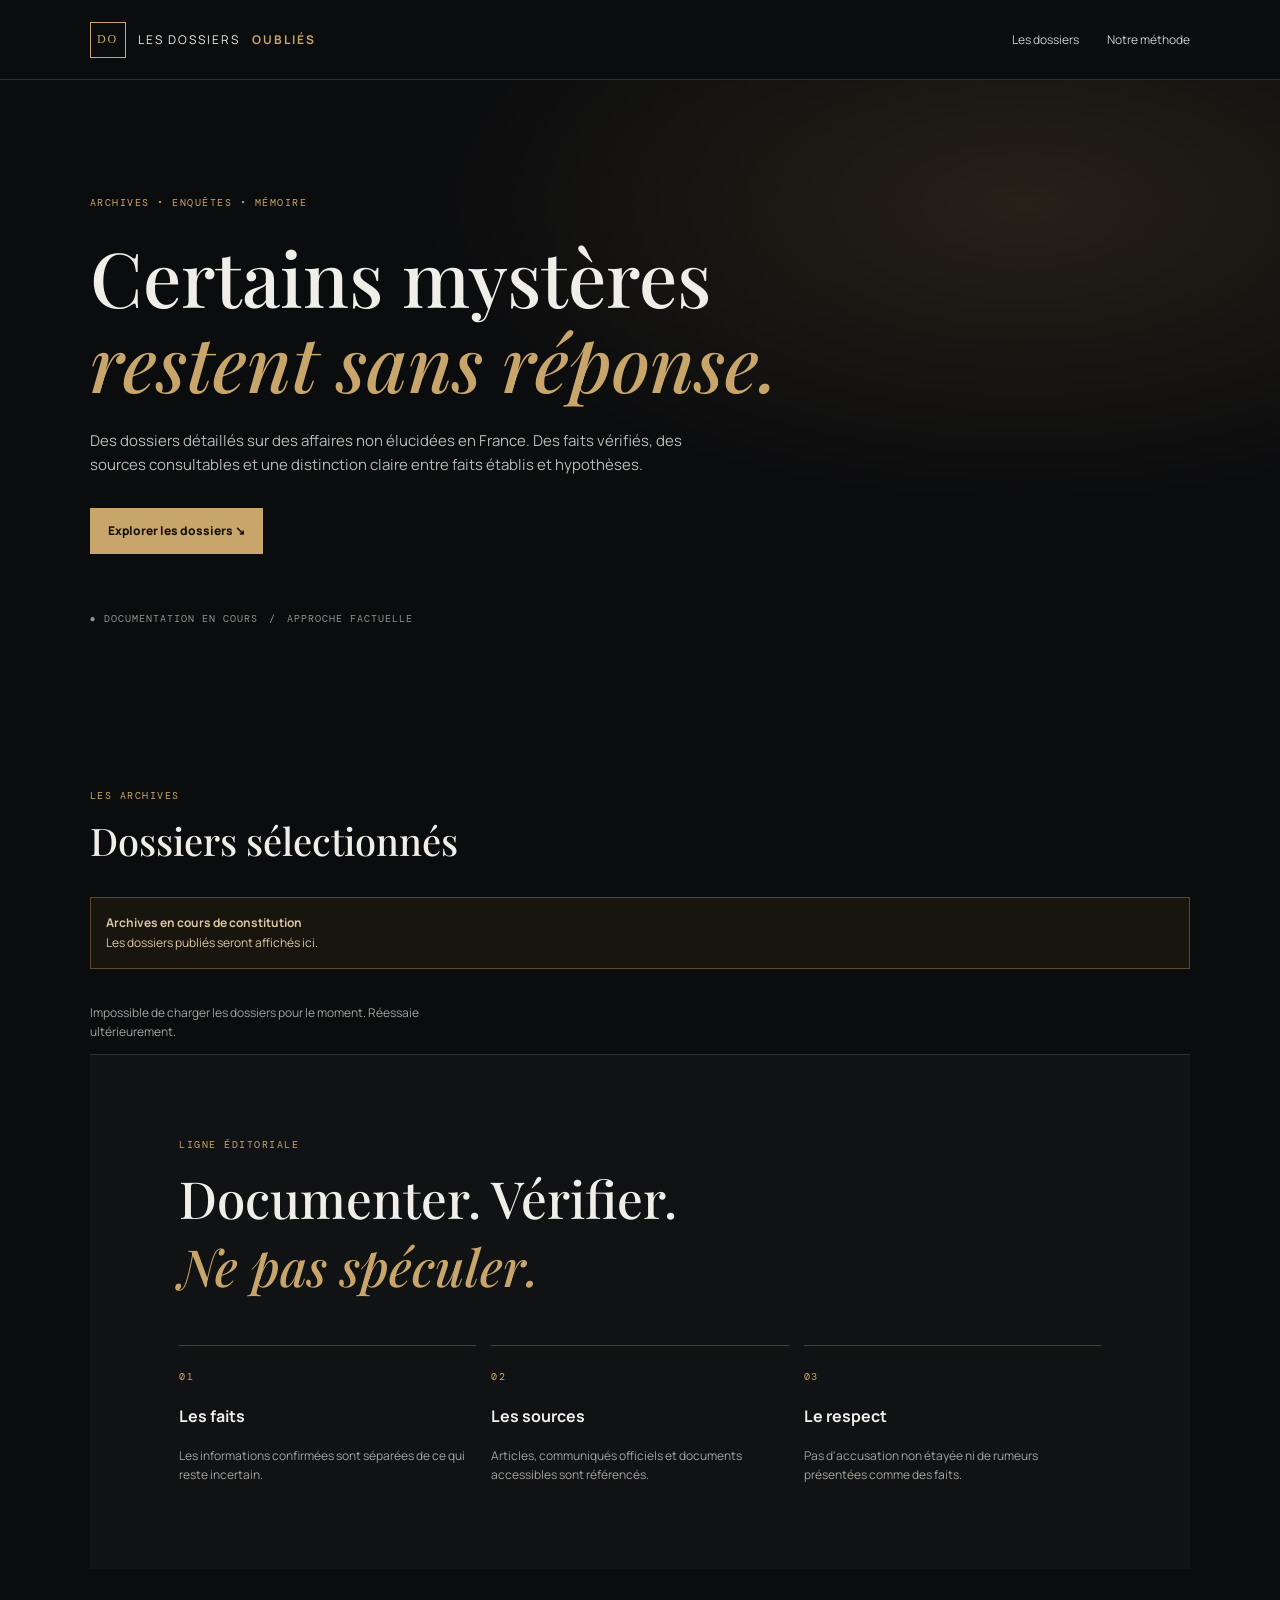
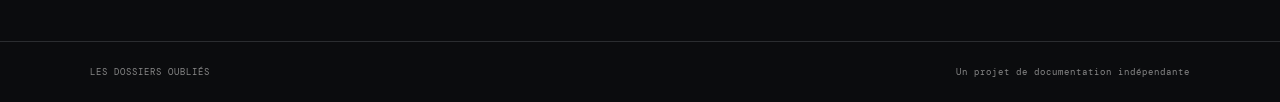
<file: index.html>
<!doctype html>
<html lang="fr"><head><meta charset="utf-8"><meta name="viewport" content="width=device-width,initial-scale=1">
<title>Les Dossiers Oubliés</title><meta name="description" content="Dossiers documentés sur des affaires non élucidées en France.">
<link rel="stylesheet" href="style.css"></head><body>
<header><a class="brand" href="#"><span class="mark">DO</span> LES DOSSIERS <b>OUBLIÉS</b></a><nav><a href="#dossiers">Les dossiers</a><a href="#methode">Notre méthode</a></nav></header>
<main><section class="hero"><p class="eyebrow">ARCHIVES • ENQUÊTES • MÉMOIRE</p><h1>Certains mystères<br><em>restent sans réponse.</em></h1>
<p class="intro">Des dossiers détaillés sur des affaires non élucidées en France. Des faits vérifiés, des sources consultables et une distinction claire entre faits établis et hypothèses.</p><a class="button" href="#dossiers">Explorer les dossiers ↘</a><p class="footnote">● DOCUMENTATION EN COURS　/　APPROCHE FACTUELLE</p></section>
<section class="section" id="dossiers"><p class="eyebrow">LES ARCHIVES</p><h2>Dossiers sélectionnés</h2>
<div class="notice">
  <b>Archives en cours de constitution</b><br>
  Les dossiers publiés seront affichés ici.
</div>
<div class="cards">
  <p>Chargement des dossiers…</p>
</div>
<section class="method" id="methode"><p class="eyebrow">LIGNE ÉDITORIALE</p><h2>Documenter. Vérifier.<br><em>Ne pas spéculer.</em></h2>
<div class="columns"><div><small>01</small><h3>Les faits</h3><p>Les informations confirmées sont séparées de ce qui reste incertain.</p></div><div><small>02</small><h3>Les sources</h3><p>Articles, communiqués officiels et documents accessibles sont référencés.</p></div><div><small>03</small><h3>Le respect</h3><p>Pas d'accusation non étayée ni de rumeurs présentées comme des faits.</p></div></div></section></main>
<footer><span>LES DOSSIERS OUBLIÉS</span><span>Un projet de documentation indépendante</span></footer><script src="app.js"></script></body></html>
</file>
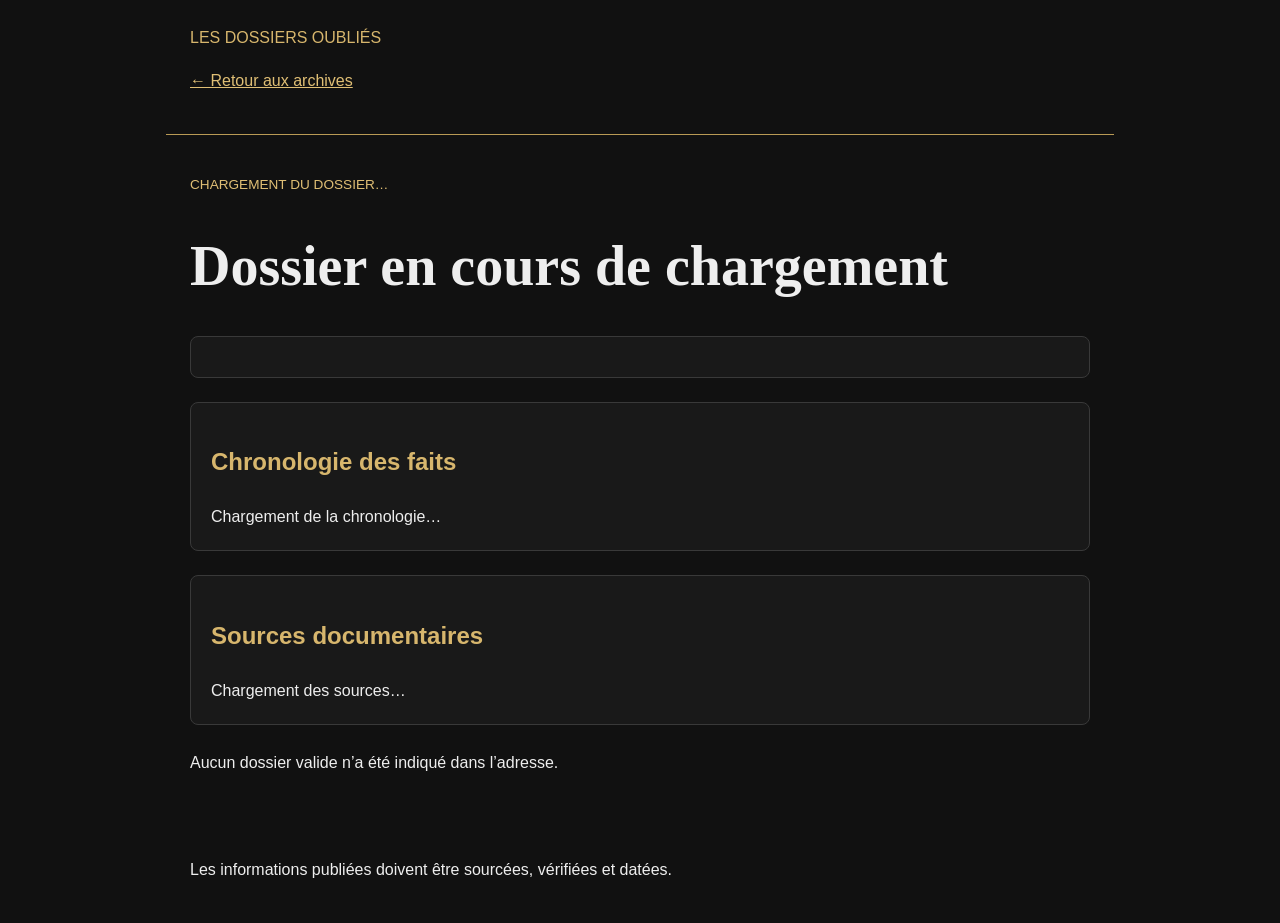
<file: dossier.html>
<!DOCTYPE html>
<html lang="fr">
<head>
  <meta charset="UTF-8">
  <meta name="viewport" content="width=device-width, initial-scale=1">
  <title>Dossier | Les Dossiers Oubliés</title>
  <style>
    body {
      margin: 0;
      background: #111111;
      color: #eeeeee;
      font-family: Arial, sans-serif;
      line-height: 1.7;
    }
    header, main, footer {
      max-width: 900px;
      margin: auto;
      padding: 24px;
    }
    header {
      border-bottom: 1px solid #b99a55;
    }
    .marque, h2 {
      color: #d7b66d;
    }
    h1 {
      font-family: Georgia, serif;
      font-size: clamp(2rem, 6vw, 3.5rem);
      line-height: 1.15;
    }
    section, .bloc {
      border: 1px solid #393939;
      background: #191919;
      border-radius: 8px;
      padding: 20px;
      margin: 24px 0;
    }
    a {
      color: #e0bf75;
    }
    .statut {
      color: #e0bf75;
      text-transform: uppercase;
      font-size: .85rem;
    }
    .erreur {
      color: #ffb4a9;
    }
    button {
      background: #d7b66d;
      color: #111;
      border: 0;
      border-radius: 5px;
      padding: 12px 16px;
      cursor: pointer;
      font-weight: bold;
    }
  </style>
</head>
<body>
  <header>
    <div class="marque">LES DOSSIERS OUBLIÉS</div>
    <p><a href="index.html">← Retour aux archives</a></p>
  </header>

  <main>
    <p class="statut" id="statut">Chargement du dossier…</p>
    <h1 id="titre">Dossier en cours de chargement</h1>
    <div class="bloc" id="resume"></div>

    <section>
      <h2>Chronologie des faits</h2>
      <div id="chronologie">Chargement de la chronologie…</div>
    </section>

    <section>
      <h2>Sources documentaires</h2>
      <div id="sources">Chargement des sources…</div>
    </section>

    <p id="message" role="status"></p>
  </main>

  <footer>
    <p>Les informations publiées doivent être sourcées, vérifiées et datées.</p>
  </footer>

  <script>
    const PARAMETRES = new URLSearchParams(window.location.search);
    const ID = PARAMETRES.get("id");

    // À compléter avec les informations de ton projet Supabase.
    const SUPABASE_URL = "https://zgrayhnorvuqjalrjrbr.supabase.co";
    const SUPABASE_ANON_KEY = "sb_publishable_1SIVdVtTK9e1PS3gGajUBw_lI7DoKIp";

    function afficherTexte(element, valeur) {
      element.textContent = valeur || "Aucune information disponible pour le moment.";
    }

    async function charger() {
      const message = document.getElementById("message");

      if (!ID || !/^\d+$/.test(ID)) {
        afficherTexte(message, "Aucun dossier valide n’a été indiqué dans l’adresse.");
        return;
      }

      if (SUPABASE_URL.includes("COLLE_ICI") ||
          SUPABASE_ANON_KEY.includes("COLLE_ICI")) {
        afficherTexte(message, "La connexion à Supabase reste à configurer.");
        return;
      }

      try {
        const entetes = {
          "apikey": SUPABASE_ANON_KEY,
          "Authorization": `Bearer ${SUPABASE_ANON_KEY}`
        };

        const reponse = await fetch(
          `${SUPABASE_URL}/rest/v1/affaires?id=eq.${encodeURIComponent(ID)}&select=id,titre,resume,statut`,
          { headers: entetes }
        );

        if (!reponse.ok) {
          throw new Error("Impossible de lire l’affaire dans Supabase.");
        }

        const affaires = await reponse.json();
        const affaire = affaires[0];

        if (!affaire) {
          afficherTexte(message, "Dossier introuvable ou non accessible.");
          return;
        }

        document.title = affaire.titre + " | Les Dossiers Oubliés";
        afficherTexte(document.getElementById("titre"), affaire.titre);
        afficherTexte(document.getElementById("resume"), affaire.resume);
        afficherTexte(document.getElementById("statut"), affaire.statut);

        const chronologieReponse = await fetch(
          `${SUPABASE_URL}/rest/v1/chronologie?affaire_id=eq.${encodeURIComponent(ID)}&select=date_evenement,precision_date,description&order=date_evenement.asc`,
          { headers: entetes }
        );

        if (!chronologieReponse.ok) {
          throw new Error("Impossible de lire la chronologie.");
        }

        const evenements = await chronologieReponse.json();
        const zoneChronologie = document.getElementById("chronologie");
        zoneChronologie.replaceChildren();

        if (!evenements.length) {
          afficherTexte(zoneChronologie, "");
        } else {
          evenements.forEach(evenement => {
            const bloc = document.createElement("div");
            const date = document.createElement("strong");
            const description = document.createElement("p");

            date.textContent = evenement.precision_date ||
              evenement.date_evenement || "Date non précisée";
            description.textContent = evenement.description;
            bloc.append(date, description);
            zoneChronologie.append(bloc);
          });
        }

        const sourcesReponse = await fetch(
          `${SUPABASE_URL}/rest/v1/sources?affaire_id=eq.${encodeURIComponent(ID)}&select=titre,organisme,url,date_publication,consulte_le,type_source`,
          { headers: entetes }
        );

        if (!sourcesReponse.ok) {
          throw new Error("Impossible de lire les sources.");
        }

        const listeSources = await sourcesReponse.json();
        const zoneSources = document.getElementById("sources");
        zoneSources.replaceChildren();

        if (!listeSources.length) {
          afficherTexte(zoneSources, "");
        } else {
          listeSources.forEach(source => {
            const bloc = document.createElement("div");
            const titreSource = document.createElement("p");
            titreSource.textContent =
              `${source.titre} — ${source.organisme || "Organisme non précisé"}`;

            if (source.url && /^https?:\/\//i.test(source.url)) {
              const lien = document.createElement("a");
              lien.href = source.url;
              lien.target = "_blank";
              lien.rel = "noopener noreferrer";
              lien.textContent = "Consulter la source";
              bloc.append(titreSource, lien);
            } else {
              bloc.append(titreSource);
            }

            zoneSources.append(bloc);
          });
        }

      } catch (erreur) {
        console.error(erreur);
        afficherTexte(message,
          "Erreur de chargement. Vérifie la connexion Supabase et les autorisations de lecture.");
      }
    }

    charger();
  </script>
</body>
</html>
</file>
<file: style.css>
@import url('https://fonts.googleapis.com/css2?family=DM+Mono:wght@400;500&family=Playfair+Display:ital,wght@0,500;0,600;1,500&family=Manrope:wght@400;500;600;700;800&display=swap');
:root{--bg:#0b0c0e;--panel:#131518;--line:#2b2d30;--text:#f0eee8;--muted:#a3a39e;--gold:#c8a66b}*{box-sizing:border-box}html{scroll-behavior:smooth}body{margin:0;background:var(--bg);color:var(--text);font-family:Manrope,Arial,sans-serif;line-height:1.65}a{color:inherit;text-decoration:none}header{height:80px;padding:0 7vw;display:flex;align-items:center;justify-content:space-between;border-bottom:1px solid var(--line)}.brand{font-size:12px;letter-spacing:2px;display:flex;align-items:center;gap:12px}.brand b{color:var(--gold)}.mark{width:36px;height:36px;border:1px solid var(--gold);display:grid;place-items:center;color:var(--gold);font-family:Georgia,serif}nav{display:flex;gap:28px;font-size:12px;color:#ccc}.hero{padding:105px 7vw 70px;min-height:480px;background:radial-gradient(ellipse at 80% 20%,#262117,transparent 42%)}.eyebrow,small{font-family:'DM Mono',monospace;letter-spacing:1.5px;color:var(--gold);font-size:10px}.hero h1,.method h2{font:500 clamp(42px,6vw,76px)/1.12 'Playfair Display',Georgia,serif;margin:22px 0}.hero em,.method em{color:var(--gold)}.intro{max-width:610px;color:#b9bab7;font-size:15px;margin:25px 0 30px}.button{display:inline-block;background:var(--gold);color:#15130f;padding:13px 18px;font-size:12px;font-weight:800}.footnote{margin-top:58px;font:10px 'DM Mono',monospace;letter-spacing:1px;color:#92938e}.section,.method{padding:72px 7vw}.section h2{font:500 38px 'Playfair Display',Georgia,serif;margin-top:0}.notice{border:1px solid #5b4930;background:#18150f;padding:15px;margin-bottom:22px;color:#d8c6a4;font-size:12px}.cards,.columns{display:grid;grid-template-columns:repeat(3,minmax(0,1fr));gap:15px}.cards article{background:var(--panel);border:1px solid var(--line);padding:22px;min-height:245px}.cards h3{font:500 25px 'Playfair Display',Georgia,serif}.cards p,.columns p{font-size:12px;color:var(--muted)}hr{border:0;border-top:1px solid var(--line);margin-top:30px}.method{background:#111214;border-top:1px solid var(--line)}.method h2{font-size:clamp(35px,4vw,54px)}.columns{margin-top:45px}.columns>div{border-top:1px solid #4a4030;padding-top:15px}.columns h3{font-size:16px}footer{padding:24px 7vw;display:flex;justify-content:space-between;color:#888;font:9px 'DM Mono',monospace;letter-spacing:1px;border-top:1px solid var(--line)}@media(max-width:700px){header{padding:0 5vw}.brand{font-size:9px;letter-spacing:1px}nav{gap:12px;font-size:10px}.hero,.section,.method{padding:55px 6vw}.cards,.columns{grid-template-columns:1fr}footer{padding:22px 6vw;flex-direction:column;gap:10px}}
</file>
